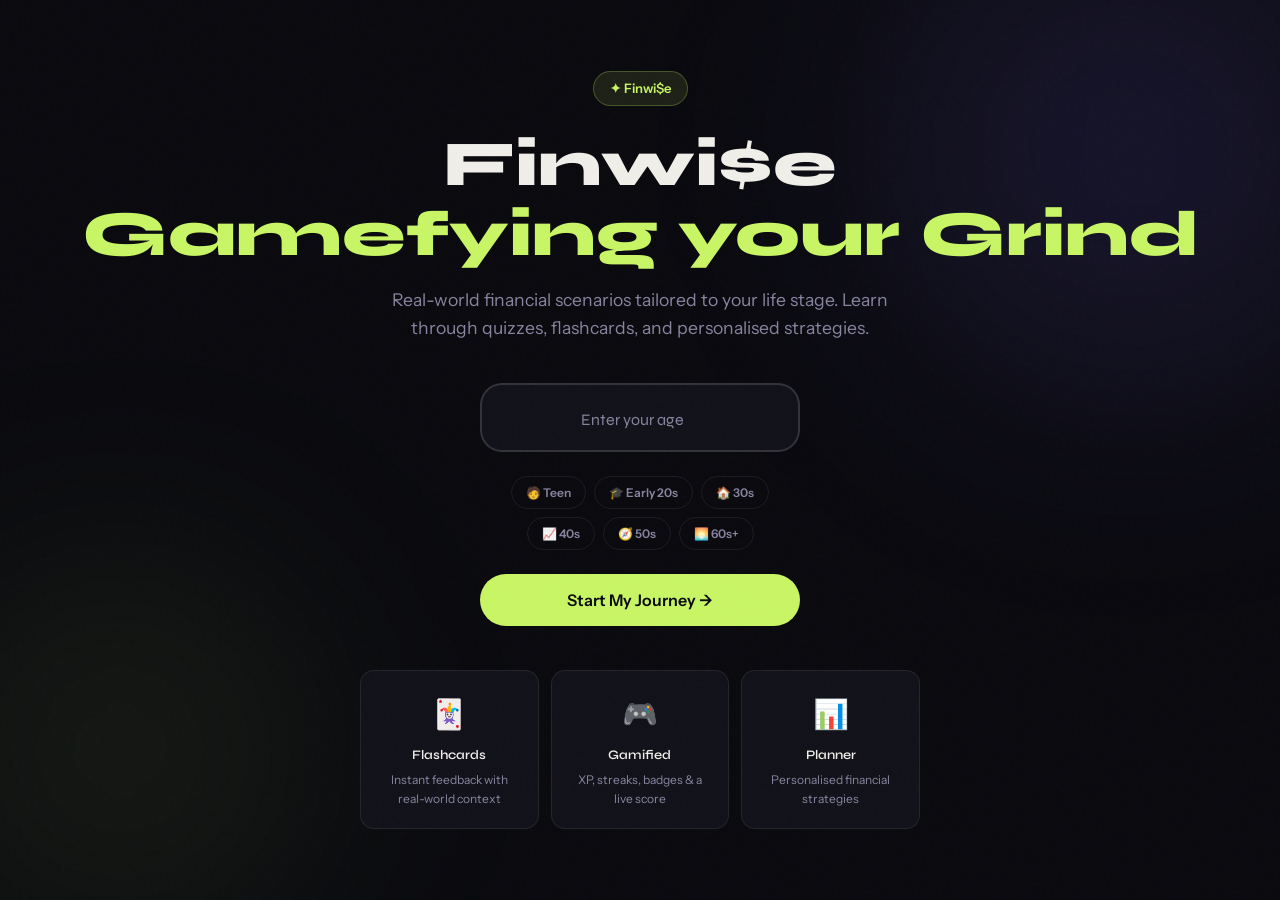
<file: index.html>
<!DOCTYPE html>
<html lang="en">

<head>
    <meta charset="UTF-8" />
    <meta name="viewport" content="width=device-width, initial-scale=1.0" />
    <title>Finwise — Financial Life Simulator</title>
    <link
        href="https://fonts.googleapis.com/css2?family=Syne:wght@400;600;700;800&family=Instrument+Sans:wght@400;500;600&display=swap"
        rel="stylesheet" />
    <style>
        :root {
            --bg: #0a0a0f;
            --surface: #12121a;
            --surface2: #1a1a26;
            --border: rgba(255, 255, 255, 0.08);
            --border2: rgba(255, 255, 255, 0.14);
            --text: #f0eee8;
            --muted: #8884a0;
            --accent: #c8f565;
            --accent2: #7c6af5;
            --accent3: #f5a623;
            --accent4: #f56565;
            --green: #4ade80;
            --red: #f87171;
            --gold: #fbbf24;
            --font-head: 'Syne', sans-serif;
            --font-body: 'Instrument Sans', sans-serif;
            --r: 14px;
            --r2: 22px;
        }

        *,
        *::before,
        *::after {
            box-sizing: border-box;
            margin: 0;
            padding: 0;
        }

        html {
            scroll-behavior: smooth;
        }

        body {
            background: var(--bg);
            color: var(--text);
            font-family: var(--font-body);
            font-size: 16px;
            line-height: 1.6;
            min-height: 100vh;
            overflow-x: hidden;
        }

        /* ── NOISE OVERLAY ── */
        body::before {
            content: '';
            position: fixed;
            inset: 0;
            background-image: url("data:image/svg+xml,%3Csvg viewBox='0 0 256 256' xmlns='http://www.w3.org/2000/svg'%3E%3Cfilter id='noise'%3E%3CfeTurbulence type='fractalNoise' baseFrequency='0.9' numOctaves='4' stitchTiles='stitch'/%3E%3C/filter%3E%3Crect width='100%25' height='100%25' filter='url(%23noise)' opacity='0.03'/%3E%3C/svg%3E");
            pointer-events: none;
            z-index: 9999;
            opacity: 0.4;
        }

        /* ── GLOW ORBS ── */
        .orb {
            position: fixed;
            border-radius: 50%;
            filter: blur(120px);
            pointer-events: none;
            z-index: 0;
        }

        .orb-1 {
            width: 500px;
            height: 500px;
            background: rgba(124, 106, 245, 0.12);
            top: -100px;
            right: -100px;
        }

        .orb-2 {
            width: 400px;
            height: 400px;
            background: rgba(200, 245, 101, 0.07);
            bottom: -50px;
            left: -80px;
        }

        /* ── LAYOUT ── */
        #app {
            position: relative;
            z-index: 1;
        }

        .screen {
            display: none;
            min-height: 100vh;
        }

        .screen.active {
            display: flex;
            flex-direction: column;
        }

        .center-wrap {
            display: flex;
            flex-direction: column;
            align-items: center;
            justify-content: center;
            flex: 1;
            padding: 2rem 1rem;
        }

        /* ── TYPOGRAPHY ── */
        h1 {
            font-family: var(--font-head);
            font-size: clamp(2.4rem, 6vw, 4rem);
            font-weight: 800;
            line-height: 1.1;
        }

        h2 {
            font-family: var(--font-head);
            font-size: clamp(1.4rem, 3vw, 2rem);
            font-weight: 700;
        }

        h3 {
            font-family: var(--font-head);
            font-size: 1.2rem;
            font-weight: 600;
        }

        .label {
            font-size: 11px;
            font-weight: 600;
            letter-spacing: 0.12em;
            text-transform: uppercase;
            color: var(--muted);
        }

        /* ── CARDS ── */
        .card {
            background: var(--surface);
            border: 1px solid var(--border);
            border-radius: var(--r2);
            padding: 2rem;
        }

        .card-sm {
            padding: 1.25rem 1.5rem;
            border-radius: var(--r);
        }

        /* ── BUTTONS ── */
        .btn {
            display: inline-flex;
            align-items: center;
            gap: 8px;
            padding: 12px 28px;
            border-radius: 100px;
            font-family: var(--font-body);
            font-size: 15px;
            font-weight: 600;
            cursor: pointer;
            border: none;
            transition: all 0.2s;
            text-decoration: none;
        }

        .btn-primary {
            background: var(--accent);
            color: #0a0a0f;
        }

        .btn-primary:hover {
            background: #d4f97e;
            transform: translateY(-1px);
            box-shadow: 0 8px 30px rgba(200, 245, 101, 0.25);
        }

        .btn-secondary {
            background: transparent;
            color: var(--text);
            border: 1px solid var(--border2);
        }

        .btn-secondary:hover {
            background: var(--surface2);
            border-color: var(--border2);
        }

        .btn-ghost {
            background: transparent;
            color: var(--muted);
            font-size: 14px;
            padding: 8px 16px;
        }

        .btn-ghost:hover {
            color: var(--text);
        }

        .btn:disabled {
            opacity: 0.4;
            cursor: not-allowed;
            transform: none !important;
            box-shadow: none !important;
        }

        /* ── NAV ── */
        #nav {
            display: flex;
            align-items: center;
            justify-content: space-between;
            padding: 1.25rem 2rem;
            border-bottom: 1px solid var(--border);
            position: sticky;
            top: 0;
            background: rgba(10, 10, 15, 0.85);
            backdrop-filter: blur(12px);
            z-index: 100;
        }

        .nav-logo {
            font-family: var(--font-head);
            font-size: 1.3rem;
            font-weight: 800;
            color: var(--accent);
            letter-spacing: -0.02em;
        }

        .nav-tabs {
            display: flex;
            gap: 4px;
            background: var(--surface);
            border-radius: 100px;
            padding: 4px;
        }

        .nav-tab {
            padding: 7px 18px;
            border-radius: 100px;
            font-size: 13px;
            font-weight: 600;
            cursor: pointer;
            transition: all 0.2s;
            color: var(--muted);
            border: none;
            background: none;
        }

        .nav-tab.active {
            background: var(--surface2);
            color: var(--text);
        }

        .xp-badge {
            display: flex;
            align-items: center;
            gap: 8px;
            background: var(--surface);
            border: 1px solid var(--border);
            border-radius: 100px;
            padding: 6px 14px;
            font-size: 13px;
            font-weight: 600;
        }

        .xp-star {
            color: var(--gold);
            font-size: 14px;
        }

        /* ═══════════════════════════════
   SCREEN: WELCOME / AGE GATE
═══════════════════════════════ */
        #screen-welcome .hero-tag {
            display: inline-flex;
            align-items: center;
            gap: 8px;
            background: rgba(200, 245, 101, 0.1);
            border: 1px solid rgba(200, 245, 101, 0.25);
            border-radius: 100px;
            padding: 6px 16px;
            margin-bottom: 1.5rem;
            font-size: 13px;
            font-weight: 600;
            color: var(--accent);
        }

        #screen-welcome h1 span {
            color: var(--accent);
        }

        #screen-welcome .hero-sub {
            color: var(--muted);
            font-size: 1.1rem;
            max-width: 520px;
            text-align: center;
            margin: 1rem 0 2.5rem;
        }

        .age-input-wrap {
            position: relative;
            margin-bottom: 1rem;
        }

        .age-input-wrap input {
            width: 100%;
            padding: 18px 24px;
            font-size: 1.5rem;
            font-weight: 700;
            font-family: var(--font-head);
            text-align: center;
            background: var(--surface);
            border: 2px solid var(--border2);
            border-radius: var(--r2);
            color: var(--text);
            transition: border-color 0.2s;
            outline: none;
            appearance: textfield;
        }

        .age-input-wrap input:focus {
            border-color: var(--accent);
        }

        .age-input-wrap input::placeholder {
            color: var(--muted);
            font-weight: 400;
            font-size: 1rem;
        }

        .stage-pills {
            display: flex;
            flex-wrap: wrap;
            gap: 8px;
            justify-content: center;
            margin: 1.5rem 0;
        }

        .stage-pill {
            padding: 6px 14px;
            border-radius: 100px;
            font-size: 12px;
            font-weight: 600;
            border: 1px solid var(--border);
            color: var(--muted);
            background: transparent;
            transition: all 0.2s;
            cursor: default;
        }

        .stage-pill.active {
            background: rgba(124, 106, 245, 0.15);
            border-color: var(--accent2);
            color: var(--accent2);
        }

        .feature-row {
            display: grid;
            grid-template-columns: repeat(3, 1fr);
            gap: 12px;
            max-width: 560px;
            margin-top: 2rem;
        }

        .feature-card {
            background: var(--surface);
            border: 1px solid var(--border);
            border-radius: var(--r);
            padding: 1.25rem;
            text-align: center;
        }

        .feature-icon {
            font-size: 1.8rem;
            margin-bottom: 0.5rem;
        }

        .feature-card p {
            font-size: 12px;
            color: var(--muted);
        }

        /* ═══════════════════════════════
   SCREEN: QUIZ
═══════════════════════════════ */
        #screen-quiz {
            padding-bottom: 3rem;
        }

        .quiz-header {
            padding: 1.5rem 2rem;
            border-bottom: 1px solid var(--border);
            display: flex;
            align-items: center;
            justify-content: space-between;
            gap: 1rem;
            flex-wrap: wrap;
        }

        .stage-chip {
            display: inline-flex;
            align-items: center;
            gap: 6px;
            background: rgba(124, 106, 245, 0.12);
            border: 1px solid rgba(124, 106, 245, 0.25);
            border-radius: 100px;
            padding: 5px 14px;
            font-size: 12px;
            font-weight: 600;
            color: var(--accent2);
        }

        .quiz-meta {
            display: flex;
            align-items: center;
            gap: 1.5rem;
        }

        .streak-badge {
            display: flex;
            align-items: center;
            gap: 6px;
            font-size: 13px;
            font-weight: 600;
            color: var(--gold);
        }

        .score-live {
            display: flex;
            align-items: center;
            gap: 6px;
            font-size: 13px;
            font-weight: 600;
            color: var(--green);
        }

        /* Progress bar */
        .progress-track {
            height: 6px;
            background: var(--surface2);
            border-radius: 3px;
            overflow: hidden;
            margin: 0 2rem;
        }

        .progress-fill {
            height: 100%;
            background: linear-gradient(90deg, var(--accent2), var(--accent));
            border-radius: 3px;
            transition: width 0.5s cubic-bezier(0.4, 0, 0.2, 1);
        }

        .quiz-body {
            max-width: 760px;
            margin: 0 auto;
            padding: 2rem;
        }

        /* Question card */
        .q-card {
            position: relative;
            overflow: hidden;
        }

        .q-card::before {
            content: '';
            position: absolute;
            top: -60px;
            right: -60px;
            width: 200px;
            height: 200px;
            border-radius: 50%;
            background: radial-gradient(circle, rgba(124, 106, 245, 0.12), transparent 70%);
            pointer-events: none;
        }

        .q-num-label {
            color: var(--muted);
            font-size: 13px;
            margin-bottom: 0.75rem;
        }

        .q-text {
            font-family: var(--font-head);
            font-size: clamp(1.1rem, 2.5vw, 1.4rem);
            font-weight: 600;
            line-height: 1.4;
            margin-bottom: 2rem;
        }

        /* Choices */
        .choices-grid {
            display: flex;
            flex-direction: column;
            gap: 10px;
        }

        .choice-btn {
            width: 100%;
            text-align: left;
            padding: 16px 20px;
            background: var(--surface2);
            border: 1.5px solid var(--border);
            border-radius: var(--r);
            color: var(--text);
            font-family: var(--font-body);
            font-size: 15px;
            cursor: pointer;
            transition: all 0.2s;
            display: flex;
            align-items: flex-start;
            gap: 14px;
        }

        .choice-btn:hover:not(:disabled) {
            border-color: var(--accent2);
            background: rgba(124, 106, 245, 0.08);
            transform: translateX(3px);
        }

        .choice-letter {
            width: 28px;
            height: 28px;
            border-radius: 50%;
            background: var(--surface);
            border: 1px solid var(--border2);
            display: flex;
            align-items: center;
            justify-content: center;
            font-size: 12px;
            font-weight: 700;
            flex-shrink: 0;
            margin-top: 1px;
            transition: all 0.2s;
        }

        .choice-btn:hover:not(:disabled) .choice-letter {
            background: var(--accent2);
            color: #fff;
            border-color: var(--accent2);
        }

        .choice-btn.correct {
            border-color: var(--green);
            background: rgba(74, 222, 128, 0.08);
        }

        .choice-btn.correct .choice-letter {
            background: var(--green);
            color: #0a0a0f;
            border-color: var(--green);
        }

        .choice-btn.wrong {
            border-color: var(--red);
            background: rgba(248, 113, 113, 0.08);
        }

        .choice-btn.wrong .choice-letter {
            background: var(--red);
            color: #fff;
            border-color: var(--red);
        }

        .choice-btn.reveal-correct {
            border-color: var(--green);
            background: rgba(74, 222, 128, 0.05);
        }

        .choice-btn.reveal-correct .choice-letter {
            background: var(--green);
            color: #0a0a0f;
            border-color: var(--green);
        }

        .choice-btn:disabled {
            cursor: default;
        }

        /* ── FLASHCARD ── */
        .flashcard-wrap {
            margin-top: 1.5rem;
            perspective: 1000px;
        }

        .flashcard {
            border-radius: var(--r2);
            overflow: hidden;
            animation: cardSlideUp 0.4s cubic-bezier(0.34, 1.56, 0.64, 1);
        }

        @keyframes cardSlideUp {
            from {
                opacity: 0;
                transform: translateY(20px) scale(0.97);
            }

            to {
                opacity: 1;
                transform: translateY(0) scale(1);
            }
        }

        .flashcard.correct-card {
            background: linear-gradient(135deg, rgba(74, 222, 128, 0.12), rgba(74, 222, 128, 0.04));
            border: 1px solid rgba(74, 222, 128, 0.25);
        }

        .flashcard.wrong-card {
            background: linear-gradient(135deg, rgba(248, 113, 113, 0.12), rgba(248, 113, 113, 0.04));
            border: 1px solid rgba(248, 113, 113, 0.2);
        }

        .fc-top {
            display: flex;
            align-items: center;
            gap: 12px;
            padding: 1.25rem 1.5rem;
            border-bottom: 1px solid rgba(255, 255, 255, 0.06);
        }

        .fc-verdict-icon {
            font-size: 1.6rem;
        }

        .fc-verdict-text {
            font-family: var(--font-head);
            font-size: 1.1rem;
            font-weight: 700;
        }

        .fc-verdict-text.correct {
            color: var(--green);
        }

        .fc-verdict-text.wrong {
            color: var(--red);
        }

        .fc-points {
            margin-left: auto;
            font-size: 13px;
            font-weight: 700;
            color: var(--gold);
        }

        .fc-body {
            padding: 1.5rem;
        }

        .fc-section {
            margin-bottom: 1.25rem;
        }

        .fc-section-label {
            font-size: 10px;
            font-weight: 700;
            letter-spacing: 0.1em;
            text-transform: uppercase;
            color: var(--muted);
            margin-bottom: 0.4rem;
        }

        .fc-section-text {
            font-size: 14px;
            line-height: 1.65;
            color: var(--text);
        }

        .fc-tip-box {
            background: rgba(200, 245, 101, 0.07);
            border: 1px solid rgba(200, 245, 101, 0.15);
            border-radius: var(--r);
            padding: 1rem 1.25rem;
            display: flex;
            gap: 10px;
            align-items: flex-start;
        }

        .fc-tip-icon {
            font-size: 1rem;
            flex-shrink: 0;
            margin-top: 1px;
        }

        .fc-tip-text {
            font-size: 13px;
            color: var(--accent);
            line-height: 1.6;
        }

        /* Real-world connection */
        .fc-realworld {
            background: rgba(124, 106, 245, 0.08);
            border: 1px solid rgba(124, 106, 245, 0.18);
            border-radius: var(--r);
            padding: 1rem 1.25rem;
            margin-top: 1rem;
            display: flex;
            gap: 10px;
        }

        .fc-realworld-text {
            font-size: 13px;
            color: var(--muted);
            line-height: 1.6;
        }

        .fc-realworld-text strong {
            color: var(--accent2);
        }

        .quiz-next-row {
            display: flex;
            justify-content: space-between;
            align-items: center;
            margin-top: 1.5rem;
        }

        .combo-indicator {
            font-size: 13px;
            color: var(--gold);
            font-weight: 600;
        }

        /* ═══════════════════════════════
   SCREEN: RESULTS
═══════════════════════════════ */
        .results-wrap {
            max-width: 680px;
            width: 100%;
        }

        .score-ring-wrap {
            position: relative;
            width: 160px;
            height: 160px;
            margin: 0 auto 1.5rem;
        }

        .score-ring-wrap svg {
            transform: rotate(-90deg);
        }

        .score-ring-bg {
            fill: none;
            stroke: var(--surface2);
            stroke-width: 12;
        }

        .score-ring-fill {
            fill: none;
            stroke-width: 12;
            stroke-linecap: round;
            transition: stroke-dashoffset 1.2s cubic-bezier(0.4, 0, 0.2, 1);
        }

        .score-center {
            position: absolute;
            inset: 0;
            display: flex;
            flex-direction: column;
            align-items: center;
            justify-content: center;
        }

        .score-number {
            font-family: var(--font-head);
            font-size: 2.4rem;
            font-weight: 800;
        }

        .score-denom {
            font-size: 12px;
            color: var(--muted);
        }

        .badges-row {
            display: flex;
            flex-wrap: wrap;
            gap: 8px;
            justify-content: center;
            margin: 1rem 0;
        }

        .badge-chip {
            display: inline-flex;
            align-items: center;
            gap: 6px;
            padding: 6px 14px;
            border-radius: 100px;
            font-size: 12px;
            font-weight: 700;
            animation: badgePop 0.5s cubic-bezier(0.34, 1.56, 0.64, 1) both;
        }

        @keyframes badgePop {
            from {
                opacity: 0;
                transform: scale(0.5);
            }

            to {
                opacity: 1;
                transform: scale(1);
            }
        }

        .badge-gold {
            background: rgba(251, 191, 36, 0.15);
            border: 1px solid rgba(251, 191, 36, 0.4);
            color: var(--gold);
        }

        .badge-purple {
            background: rgba(124, 106, 245, 0.15);
            border: 1px solid rgba(124, 106, 245, 0.4);
            color: var(--accent2);
        }

        .badge-green {
            background: rgba(74, 222, 128, 0.12);
            border: 1px solid rgba(74, 222, 128, 0.35);
            color: var(--green);
        }

        .q-review-list {
            display: flex;
            flex-direction: column;
            gap: 10px;
            margin-top: 1.5rem;
        }

        .q-review-item {
            background: var(--surface);
            border: 1px solid var(--border);
            border-radius: var(--r);
            padding: 1rem 1.25rem;
            display: flex;
            align-items: flex-start;
            gap: 12px;
        }

        .q-review-icon {
            font-size: 1.1rem;
            flex-shrink: 0;
            margin-top: 2px;
        }

        .q-review-text {
            font-size: 13px;
            color: var(--muted);
        }

        .q-review-text strong {
            color: var(--text);
            display: block;
            margin-bottom: 3px;
        }

        /* ═══════════════════════════════
   SCREEN: PLANNER
═══════════════════════════════ */
        .planner-layout {
            max-width: 900px;
            margin: 0 auto;
            padding: 2rem;
            width: 100%;
        }

        .planner-hero {
            margin-bottom: 2rem;
        }

        .planner-hero h2 {
            margin-bottom: 0.4rem;
        }

        .planner-hero p {
            color: var(--muted);
        }

        /* Planner form */
        .form-grid {
            display: grid;
            grid-template-columns: 1fr 1fr;
            gap: 16px;
        }

        @media (max-width: 600px) {
            .form-grid {
                grid-template-columns: 1fr;
            }
        }

        .form-group {
            display: flex;
            flex-direction: column;
            gap: 6px;
        }

        .form-group label {
            font-size: 12px;
            font-weight: 600;
            color: var(--muted);
            letter-spacing: 0.05em;
        }

        .form-input {
            background: var(--surface);
            border: 1.5px solid var(--border);
            border-radius: var(--r);
            padding: 12px 16px;
            color: var(--text);
            font-family: var(--font-body);
            font-size: 15px;
            outline: none;
            transition: border-color 0.2s;
            appearance: none;
        }

        .form-input:focus {
            border-color: var(--accent2);
        }

        .form-input::placeholder {
            color: var(--muted);
        }

        .form-group.full {
            grid-column: 1 / -1;
        }

        textarea.form-input {
            resize: vertical;
            min-height: 80px;
        }

        /* Planner results */
        .plan-results {
            margin-top: 2.5rem;
        }

        .health-meter {
            background: var(--surface);
            border: 1px solid var(--border);
            border-radius: var(--r2);
            padding: 2rem;
            margin-bottom: 1.5rem;
            text-align: center;
        }

        .health-score-big {
            font-family: var(--font-head);
            font-size: 4rem;
            font-weight: 800;
            line-height: 1;
        }

        .health-bar-track {
            height: 10px;
            background: var(--surface2);
            border-radius: 5px;
            margin: 1rem auto;
            max-width: 400px;
            overflow: hidden;
        }

        .health-bar-fill {
            height: 100%;
            border-radius: 5px;
            background: linear-gradient(90deg, var(--red), var(--gold), var(--green));
            transition: width 1.2s cubic-bezier(0.4, 0, 0.2, 1);
        }

        .stats-grid {
            display: grid;
            grid-template-columns: repeat(3, 1fr);
            gap: 12px;
            margin-bottom: 1.5rem;
        }

        @media (max-width: 600px) {
            .stats-grid {
                grid-template-columns: repeat(2, 1fr);
            }
        }

        .stat-card {
            background: var(--surface);
            border: 1px solid var(--border);
            border-radius: var(--r);
            padding: 1.25rem;
            text-align: center;
        }

        .stat-value {
            font-family: var(--font-head);
            font-size: 1.5rem;
            font-weight: 700;
            margin-bottom: 4px;
        }

        .stat-label {
            font-size: 11px;
            color: var(--muted);
            text-transform: uppercase;
            letter-spacing: 0.08em;
        }

        .stat-card.positive .stat-value {
            color: var(--green);
        }

        .stat-card.negative .stat-value {
            color: var(--red);
        }

        .stat-card.neutral .stat-value {
            color: var(--accent3);
        }

        /* Strategy cards */
        .strategy-list {
            display: flex;
            flex-direction: column;
            gap: 14px;
        }

        .strategy-card {
            background: var(--surface);
            border: 1px solid var(--border);
            border-radius: var(--r2);
            overflow: hidden;
            transition: border-color 0.2s;
        }

        .strategy-card:hover {
            border-color: var(--border2);
        }

        .strategy-header {
            display: flex;
            align-items: center;
            gap: 14px;
            padding: 1.25rem 1.5rem;
            cursor: pointer;
            border-bottom: 1px solid transparent;
            transition: border-color 0.2s;
        }

        .strategy-card.expanded .strategy-header {
            border-bottom-color: var(--border);
        }

        .strategy-icon {
            width: 44px;
            height: 44px;
            border-radius: 12px;
            display: flex;
            align-items: center;
            justify-content: center;
            font-size: 1.3rem;
            flex-shrink: 0;
        }

        .strategy-icon.green {
            background: rgba(74, 222, 128, 0.12);
        }

        .strategy-icon.purple {
            background: rgba(124, 106, 245, 0.12);
        }

        .strategy-icon.gold {
            background: rgba(251, 191, 36, 0.1);
        }

        .strategy-icon.red {
            background: rgba(248, 113, 113, 0.1);
        }

        .strategy-icon.blue {
            background: rgba(96, 165, 250, 0.1);
        }

        .strategy-title {
            font-family: var(--font-head);
            font-size: 1rem;
            font-weight: 600;
            flex: 1;
        }

        .strategy-priority {
            font-size: 11px;
            font-weight: 700;
            padding: 3px 10px;
            border-radius: 100px;
            text-transform: uppercase;
            letter-spacing: 0.08em;
        }

        .priority-high {
            background: rgba(248, 113, 113, 0.12);
            color: var(--red);
            border: 1px solid rgba(248, 113, 113, 0.25);
        }

        .priority-medium {
            background: rgba(251, 191, 36, 0.1);
            color: var(--gold);
            border: 1px solid rgba(251, 191, 36, 0.25);
        }

        .priority-low {
            background: rgba(74, 222, 128, 0.1);
            color: var(--green);
            border: 1px solid rgba(74, 222, 128, 0.25);
        }

        .strategy-chevron {
            color: var(--muted);
            transition: transform 0.3s;
            font-size: 14px;
        }

        .strategy-card.expanded .strategy-chevron {
            transform: rotate(180deg);
        }

        .strategy-body {
            padding: 1.5rem;
            display: none;
        }

        .strategy-card.expanded .strategy-body {
            display: block;
        }

        .strategy-desc {
            color: var(--muted);
            font-size: 14px;
            line-height: 1.7;
            margin-bottom: 1.25rem;
        }

        .action-items {
            display: flex;
            flex-direction: column;
            gap: 8px;
        }

        .action-item {
            display: flex;
            align-items: flex-start;
            gap: 10px;
            background: var(--surface2);
            border-radius: var(--r);
            padding: 10px 14px;
        }

        .action-num {
            width: 22px;
            height: 22px;
            border-radius: 50%;
            background: rgba(124, 106, 245, 0.2);
            border: 1px solid rgba(124, 106, 245, 0.35);
            color: var(--accent2);
            font-size: 11px;
            font-weight: 700;
            display: flex;
            align-items: center;
            justify-content: center;
            flex-shrink: 0;
        }

        .action-text {
            font-size: 13px;
            color: var(--text);
            line-height: 1.5;
        }

        /* Timeline */
        .timeline-section {
            margin-top: 2rem;
        }

        .timeline {
            position: relative;
            padding-left: 2rem;
        }

        .timeline::before {
            content: '';
            position: absolute;
            left: 0;
            top: 0;
            bottom: 0;
            width: 2px;
            background: linear-gradient(to bottom, var(--accent2), var(--accent));
            border-radius: 1px;
        }

        .timeline-item {
            position: relative;
            margin-bottom: 1.5rem;
        }

        .timeline-dot {
            position: absolute;
            left: -2rem;
            top: 4px;
            width: 14px;
            height: 14px;
            border-radius: 50%;
            background: var(--accent2);
            border: 2px solid var(--bg);
            margin-left: -6px;
        }

        .timeline-period {
            font-size: 11px;
            font-weight: 700;
            color: var(--accent2);
            text-transform: uppercase;
            letter-spacing: 0.1em;
            margin-bottom: 4px;
        }

        .timeline-content {
            background: var(--surface);
            border: 1px solid var(--border);
            border-radius: var(--r);
            padding: 1rem 1.25rem;
        }

        .timeline-content h4 {
            font-size: 14px;
            font-weight: 600;
            margin-bottom: 4px;
        }

        .timeline-content p {
            font-size: 13px;
            color: var(--muted);
        }

        /* Emergency fund gauge */
        .gauge-wrap {
            text-align: center;
            margin: 1rem 0;
        }

        .gauge-svg {
            overflow: visible;
        }

        .gauge-label {
            font-family: var(--font-head);
            font-size: 1.8rem;
            font-weight: 700;
        }

        .gauge-sublabel {
            font-size: 12px;
            fill: var(--muted);
        }

        /* ── LOADING ── */
        .loading-screen {
            display: flex;
            flex-direction: column;
            align-items: center;
            justify-content: center;
            flex: 1;
            gap: 1rem;
        }

        .spinner {
            width: 48px;
            height: 48px;
            border: 3px solid var(--surface2);
            border-top-color: var(--accent);
            border-radius: 50%;
            animation: spin 0.8s linear infinite;
        }

        @keyframes spin {
            to {
                transform: rotate(360deg);
            }
        }

        .loading-text {
            color: var(--muted);
            font-size: 14px;
        }

        .loading-dots span {
            display: inline-block;
            width: 6px;
            height: 6px;
            border-radius: 50%;
            background: var(--muted);
            margin: 0 2px;
            animation: dotBounce 1.2s infinite;
        }

        .loading-dots span:nth-child(2) {
            animation-delay: 0.2s;
        }

        .loading-dots span:nth-child(3) {
            animation-delay: 0.4s;
        }

        @keyframes dotBounce {

            0%,
            80%,
            100% {
                transform: scale(1);
                opacity: 0.5
            }

            40% {
                transform: scale(1.4);
                opacity: 1
            }
        }

        /* ── TOAST ── */
        #toast {
            position: fixed;
            bottom: 2rem;
            right: 2rem;
            z-index: 9998;
            background: var(--surface);
            border: 1px solid var(--border2);
            border-radius: var(--r);
            padding: 12px 20px;
            font-size: 14px;
            font-weight: 500;
            transform: translateY(100px);
            opacity: 0;
            transition: all 0.3s cubic-bezier(0.34, 1.56, 0.64, 1);
            max-width: 320px;
        }

        #toast.show {
            transform: translateY(0);
            opacity: 1;
        }

        /* ── XP POPUP ── */
        .xp-popup {
            position: fixed;
            bottom: 5rem;
            right: 2rem;
            z-index: 9997;
            font-family: var(--font-head);
            font-size: 1.5rem;
            font-weight: 800;
            color: var(--gold);
            pointer-events: none;
            animation: xpFloat 1.5s ease-out forwards;
        }

        @keyframes xpFloat {
            0% {
                opacity: 1;
                transform: translateY(0);
            }

            100% {
                opacity: 0;
                transform: translateY(-60px);
            }
        }

        /* ── RESPONSIVE ── */
        @media (max-width: 640px) {
            .quiz-header {
                padding: 1rem;
            }

            .quiz-body {
                padding: 1rem;
            }

            .form-grid {
                grid-template-columns: 1fr;
            }

            .stats-grid {
                grid-template-columns: 1fr 1fr;
            }

            .feature-row {
                grid-template-columns: 1fr;
            }

            #nav {
                padding: 1rem;
            }

            .nav-tabs {
                display: none;
            }
        }
    </style>
</head>

<body>
    <div class="orb orb-1"></div>
    <div class="orb orb-2"></div>
    <div id="toast"></div>

    <div id="app">

        <!-- ════════════════ NAV ════════════════ -->
        <nav id="nav" style="display:none">
            <div class="nav-logo">✦ Finwise</div>
            <div class="nav-tabs">
                <button class="nav-tab active" onclick="switchTab('quiz')" id="tab-quiz">🎯 Quiz</button>
                <button class="nav-tab" onclick="switchTab('planner')" id="tab-planner">📊 Planner</button>
            </div>
            <div class="xp-badge">
                <span class="xp-star">★</span>
                <span id="xp-display">0</span> XP
            </div>
        </nav>

        <!-- ════════════════ WELCOME ════════════════ -->
        <div id="screen-welcome" class="screen active">
            <div class="center-wrap" style="text-align:center; padding: 3rem 1rem;">
                <div class="hero-tag">✦ Finwi$e</div>
                <h1>Finwi$e<br /><span>Gamefying your Grind</span></h1>
                <p class="hero-sub">Real-world financial scenarios tailored to your life stage. Learn through quizzes,
                    flashcards, and personalised strategies.</p>

                <div style="max-width:320px; width:100%">
                    <div class="age-input-wrap">
                        <input type="number" id="age-input" min="13" max="90" placeholder="Enter your age"
                            oninput="updateStagePills(this.value)" onkeydown="if(event.key==='Enter') beginJourney()" />
                    </div>
                    <div class="stage-pills" id="stage-pills">
                        <div class="stage-pill" data-min="13" data-max="17">🧑 Teen</div>
                        <div class="stage-pill" data-min="18" data-max="24">🎓 Early 20s</div>
                        <div class="stage-pill" data-min="25" data-max="34">🏠 30s</div>
                        <div class="stage-pill" data-min="35" data-max="49">📈 40s</div>
                        <div class="stage-pill" data-min="50" data-max="64">🧭 50s</div>
                        <div class="stage-pill" data-min="65" data-max="90">🌅 60s+</div>
                    </div>
                    <button class="btn btn-primary"
                        style="width:100%; justify-content:center; font-size:1rem; padding:16px;"
                        onclick="beginJourney()" id="start-btn">
                        Start My Journey →
                    </button>
                    <p style="font-size:12px; color:var(--muted); margin-top:0.75rem;" id="age-err"></p>
                </div>

                <div class="feature-row">
                    <div class="feature-card">
                        <div class="feature-icon">🃏</div>
                        <h3 style="font-size:13px; margin-bottom:4px;">Flashcards</h3>
                        <p>Instant feedback with real-world context</p>
                    </div>
                    <div class="feature-card">
                        <div class="feature-icon">🎮</div>
                        <h3 style="font-size:13px; margin-bottom:4px;">Gamified</h3>
                        <p>XP, streaks, badges & a live score</p>
                    </div>
                    <div class="feature-card">
                        <div class="feature-icon">📊</div>
                        <h3 style="font-size:13px; margin-bottom:4px;">Planner</h3>
                        <p>Personalised financial strategies</p>
                    </div>
                </div>
            </div>
        </div>

        <!-- ════════════════ QUIZ ════════════════ -->
        <div id="screen-quiz" class="screen">
            <div id="quiz-loading" class="loading-screen">
                <div class="spinner"></div>
                <div class="loading-text">Crafting your personalised quiz<span
                        class="loading-dots"><span></span><span></span><span></span></span></div>
                <p style="font-size:13px; color:var(--muted); max-width:280px; text-align:center;">Generating
                    age-realistic scenarios just for you</p>
            </div>
            <div id="quiz-content" style="display:none; flex-direction:column; flex:1;">
                <div class="quiz-header">
                    <div class="stage-chip" id="q-stage-chip">🎯 Quiz</div>
                    <div class="quiz-meta">
                        <div class="streak-badge" id="streak-badge" style="display:none">🔥 <span
                                id="streak-count">0</span> streak</div>
                        <div class="score-live">✓ <span id="live-score">0</span>/<span id="live-total">5</span></div>
                    </div>
                </div>
                <div class="progress-track" style="margin-top:1px;">
                    <div class="progress-fill" id="q-progress" style="width:0%"></div>
                </div>
                <div class="quiz-body">
                    <div class="card q-card" id="q-card">
                        <div class="q-num-label" id="q-num-label">Question 1 of 5</div>
                        <div class="q-text" id="q-text">Loading...</div>
                        <div class="choices-grid" id="choices-grid"></div>
                        <div id="flashcard-area"></div>
                        <div class="quiz-next-row" id="next-row" style="display:none;">
                            <div class="combo-indicator" id="combo-msg"></div>
                            <button class="btn btn-primary" id="next-btn" onclick="nextQuestion()">Next Question
                                →</button>
                        </div>
                    </div>
                </div>
            </div>
        </div>

        <!-- ════════════════ RESULTS ════════════════ -->
        <div id="screen-results" class="screen">
            <div class="center-wrap">
                <div class="results-wrap">
                    <h2 style="text-align:center; margin-bottom:0.3rem">Quiz Complete! 🎉</h2>
                    <p style="text-align:center; color:var(--muted); margin-bottom:2rem;" id="results-stage-label"></p>

                    <div class="score-ring-wrap">
                        <svg viewBox="0 0 160 160" width="160" height="160">
                            <circle class="score-ring-bg" cx="80" cy="80" r="66" />
                            <circle class="score-ring-fill" id="score-ring" cx="80" cy="80" r="66"
                                stroke-dasharray="414.7" stroke-dashoffset="414.7" />
                        </svg>
                        <div class="score-center">
                            <div class="score-number" id="results-score-num">0</div>
                            <div class="score-denom" id="results-score-denom">/ 5</div>
                        </div>
                    </div>

                    <p style="text-align:center; color:var(--muted); margin-bottom:1rem;" id="results-message"></p>

                    <div class="badges-row" id="results-badges"></div>

                    <div class="q-review-list" id="q-review-list"></div>

                    <div style="display:flex; gap:12px; justify-content:center; margin-top:2rem; flex-wrap:wrap;">
                        <button class="btn btn-primary" onclick="retryQuiz()">Try Again</button>
                        <button class="btn btn-secondary" onclick="switchTab('planner')">Open Planner →</button>
                    </div>
                </div>
            </div>
        </div>

        <!-- ════════════════ PLANNER ════════════════ -->
        <div id="screen-planner" class="screen" style="display:none;">
            <div class="planner-layout">
                <div class="planner-hero">
                    <div class="label" style="margin-bottom:8px;">💡 Financial Planner</div>
                    <h2>Your Personal Money Roadmap</h2>
                    <p>Fill in your financial snapshot and get a detailed, interactive strategy tailored to your
                        situation.</p>
                </div>

                <div class="card" style="margin-bottom:2rem;">
                    <div class="form-grid">
                        <div class="form-group">
                            <label>Monthly Income ($)</label>
                            <input class="form-input" type="number" id="p-income" placeholder="e.g. 5500" min="0" />
                        </div>
                        <div class="form-group">
                            <label>Monthly Expenses ($)</label>
                            <input class="form-input" type="number" id="p-expenses" placeholder="e.g. 3800" min="0" />
                        </div>
                        <div class="form-group">
                            <label>Current Savings ($)</label>
                            <input class="form-input" type="number" id="p-savings" placeholder="e.g. 8000" min="0" />
                        </div>
                        <div class="form-group">
                            <label>Total Loan Amount ($)</label>
                            <input class="form-input" type="number" id="p-loans" placeholder="e.g. 12000" min="0" />
                        </div>
                        <div class="form-group">
                            <label>Credit Score (optional)</label>
                            <input class="form-input" type="number" id="p-credit" placeholder="300–850" min="300"
                                max="850" />
                        </div>
                        <div class="form-group">
                            <label>Number of Active Loans</label>
                            <input class="form-input" type="number" id="p-num-loans" placeholder="e.g. 2" min="0" />
                        </div>
                        <div class="form-group full">
                            <label>Your Financial Goals</label>
                            <textarea class="form-input" id="p-goals"
                                placeholder="e.g. Buy a house in 3 years, pay off student loan, build $50k emergency fund..."></textarea>
                        </div>
                    </div>
                    <div style="margin-top:1.5rem; display:flex; gap:12px; align-items:center; flex-wrap:wrap;">
                        <button class="btn btn-primary" onclick="runPlanner()" id="plan-btn">Generate My Plan ✦</button>
                        <p style="font-size:13px; color:var(--muted);" id="plan-err"></p>
                    </div>
                </div>

                <!-- Planner Results -->
                <div id="plan-results" style="display:none;">

                    <!-- Health Score -->
                    <div class="health-meter">
                        <div class="label" style="margin-bottom:8px;">Financial Health Score</div>
                        <div class="health-score-big" id="plan-score">–</div>
                        <div class="health-bar-track">
                            <div class="health-bar-fill" id="plan-bar" style="width:0%"></div>
                        </div>
                        <p style="color:var(--muted); font-size:14px;" id="plan-score-label"></p>
                        <div class="badges-row" id="plan-badges" style="margin-top:1rem;"></div>
                    </div>

                    <!-- Key Stats -->
                    <div class="stats-grid">
                        <div class="stat-card" id="stat-surplus">
                            <div class="stat-value" id="sv-surplus">–</div>
                            <div class="stat-label">Monthly Surplus</div>
                        </div>
                        <div class="stat-card" id="stat-ef">
                            <div class="stat-value" id="sv-ef">–</div>
                            <div class="stat-label">Emergency Fund Months</div>
                        </div>
                        <div class="stat-card" id="stat-debt">
                            <div class="stat-value" id="sv-debt">–</div>
                            <div class="stat-label">Debt-to-Income Ratio</div>
                        </div>
                    </div>

                    <!-- Emergency Fund Gauge -->
                    <div class="card" style="margin-bottom:1.5rem;">
                        <h3 style="margin-bottom:0.25rem;">🛡️ Emergency Fund Status</h3>
                        <p id="ef-advice" style="color:var(--muted); font-size:14px; margin-bottom:1.25rem;"></p>
                        <div class="gauge-wrap">
                            <svg class="gauge-svg" viewBox="0 0 260 150" width="260" height="150">
                                <path d="M 20 130 A 110 110 0 0 1 240 130" fill="none" stroke="#1a1a26"
                                    stroke-width="18" stroke-linecap="round" />
                                <path d="M 20 130 A 110 110 0 0 1 240 130" fill="none" stroke="url(#gaugeGrad)"
                                    stroke-width="18" stroke-linecap="round" stroke-dasharray="345.6" id="gauge-fill"
                                    stroke-dashoffset="345.6" />
                                <defs>
                                    <linearGradient id="gaugeGrad" x1="0%" y1="0%" x2="100%" y2="0%">
                                        <stop offset="0%" stop-color="#f87171" />
                                        <stop offset="50%" stop-color="#fbbf24" />
                                        <stop offset="100%" stop-color="#4ade80" />
                                    </linearGradient>
                                </defs>
                                <text x="130" y="120" text-anchor="middle" class="gauge-label" fill="#f0eee8"
                                    font-family="Syne,sans-serif" font-weight="800" font-size="28"
                                    id="gauge-text">0</text>
                                <text x="130" y="142" text-anchor="middle" class="gauge-sublabel" fill="#8884a0"
                                    font-family="Instrument Sans,sans-serif" font-size="12" id="gauge-sub">months</text>
                                <text x="20" y="148" text-anchor="middle" fill="#8884a0"
                                    font-family="Instrument Sans,sans-serif" font-size="10">0</text>
                                <text x="240" y="148" text-anchor="middle" fill="#8884a0"
                                    font-family="Instrument Sans,sans-serif" font-size="10">6+</text>
                            </svg>
                        </div>
                    </div>

                    <!-- Strategies -->
                    <h3 style="margin-bottom:1rem;">📋 Your Action Plan</h3>
                    <div class="strategy-list" id="strategy-list"></div>

                    <!-- Timeline -->
                    <div class="timeline-section">
                        <h3 style="margin-bottom:1rem; margin-top:2rem;">🗓️ 12-Month Roadmap</h3>
                        <div class="timeline" id="plan-timeline"></div>
                    </div>
                </div>
            </div>
        </div>

    </div><!-- #app -->

    <script>
        // ═══════════════════════════════════════════
        // STATE
        // ═══════════════════════════════════════════
        let userAge = 0;
        let sessionId = null;
        let questions = [];
        let currentQ = 0;
        let score = 0;
        let streak = 0;
        let maxStreak = 0;
        let xp = 0;
        let answered = false;
        let quizHistory = [];
        let usedQuestionTexts = new Set();

        // ═══════════════════════════════════════════
        // LIFE STAGE
        // ═══════════════════════════════════════════
        const STAGES = [
            [13, 17, "Teen (under 18)", "first jobs, pocket money budgeting, saving for goals, understanding bank accounts"],
            [18, 24, "Early 20s", "student loans, first salary, renting, HECS debt, building an emergency fund, superannuation basics"],
            [25, 34, "Late 20s & 30s", "career growth, buying a first home, investing in ETFs, starting a family, income protection"],
            [35, 49, "40s", "wealth building, children's education funds, reviewing super, mortgage strategy, insurance planning"],
            [50, 64, "50s–early 60s", "pre-retirement planning, salary sacrifice, downsizing, aged care considerations, estate planning"],
            [65, 90, "Retirement", "drawing down super, aged care, Centrelink pension, estate planning, fixed income investing"],
        ];

        function getLifeStage(age) {
            return STAGES.find(([min, max]) => age >= min && age <= max) || STAGES[2];
        }

        function updateStagePills(val) {
            const age = parseInt(val);
            document.querySelectorAll('.stage-pill').forEach(p => {
                const min = parseInt(p.dataset.min), max = parseInt(p.dataset.max);
                p.classList.toggle('active', !isNaN(age) && age >= min && age <= max);
            });
            document.getElementById('age-err').textContent = '';
        }

        // ═══════════════════════════════════════════
        // NAV / TABS
        // ═══════════════════════════════════════════
        function switchTab(tab) {
            document.querySelectorAll('.nav-tab').forEach(t => t.classList.remove('active'));
            document.getElementById('tab-' + tab).classList.add('active');

            if (tab === 'quiz') {
                if (questions.length > 0 && currentQ < questions.length) showScreen('screen-quiz');
                else if (questions.length > 0) showScreen('screen-results');
                else showScreen('screen-welcome');
            } else {
                showScreen('screen-planner');
                document.getElementById('screen-planner').style.display = 'flex';
            }
        }

        function showScreen(id) {
            ['screen-welcome', 'screen-quiz', 'screen-results', 'screen-planner'].forEach(s => {
                const el = document.getElementById(s);
                el.classList.remove('active');
                el.style.display = 'none';
            });
            const target = document.getElementById(id);
            target.style.display = 'flex';
            target.classList.add('active');
            window.scrollTo(0, 0);
        }

        // ═══════════════════════════════════════════
        // XP & TOAST
        // ═══════════════════════════════════════════
        function addXP(amount) {
            xp += amount;
            document.getElementById('xp-display').textContent = xp;
            const popup = document.createElement('div');
            popup.className = 'xp-popup';
            popup.textContent = '+' + amount + ' XP';
            document.body.appendChild(popup);
            setTimeout(() => popup.remove(), 1600);
        }

        function showToast(msg) {
            const t = document.getElementById('toast');
            t.textContent = msg;
            t.classList.add('show');
            setTimeout(() => t.classList.remove('show'), 2800);
        }

        // ═══════════════════════════════════════════
        // BEGIN JOURNEY
        // ═══════════════════════════════════════════
        async function beginJourney() {
            const val = parseInt(document.getElementById('age-input').value);
            const err = document.getElementById('age-err');
            if (!val || val < 13 || val > 90) {
                err.textContent = '⚠ Please enter an age between 13 and 90.';
                return;
            }
            userAge = val;
            document.getElementById('nav').style.display = 'flex';
            showScreen('screen-quiz');
            document.getElementById('quiz-loading').style.display = 'flex';
            document.getElementById('quiz-content').style.display = 'none';
            await loadQuestions();
        }

        // ═══════════════════════════════════════════
        // LOAD QUESTIONS FROM GEMINI
        // ═══════════════════════════════════════════
        async function loadQuestions() {
            const [, , stage, desc] = getLifeStage(userAge);
            const avoidList = usedQuestionTexts.size > 0
                ? `\nIMPORTANT: Do NOT repeat or closely resemble any of these already-used topics: ${[...usedQuestionTexts].join('; ')}`
                : '';

            const prompt = `You are a financial literacy quiz engine for a ${userAge}-year-old Australian. Life stage: "${stage}" (${desc}).${avoidList}

Generate exactly 5 completely different, non-repeating multiple-choice questions about realistic financial decisions for this exact age and life situation.

Each question must cover a DIFFERENT topic (e.g. budgeting, super, tax, debt, investing, insurance, property, emergency funds, salary negotiation, etc.)

Rules:
- Questions must feel like real dilemmas this person would face RIGHT NOW
- 4 choices each (A–D), only 1 correct
- Include a real-world explanation (2-3 sentences), a pro tip, and a 1-sentence "real world connection" showing where this knowledge applies in everyday life

Respond ONLY with valid JSON, no markdown fences:
{"questions":[{"question":"...","choices":["A. ...","B. ...","C. ...","D. ..."],"correct_index":0,"explanation":"...","tip":"...","real_world":"...","topic":"..."}]}`;

            try {
                const res = await fetch('/api/quiz/raw', {
                    method: 'POST',
                    headers: { 'Content-Type': 'application/json' },
                    body: JSON.stringify({ age: userAge, stage, desc, avoid: [...usedQuestionTexts], prompt })
                });

                // Fallback: call Gemini via backend or use embedded demo questions
                let data;
                if (res.ok) {
                    data = await res.json();
                    questions = data.questions;
                } else {
                    questions = getDemoQuestions(userAge);
                }
            } catch {
                questions = getDemoQuestions(userAge);
            }

            questions.forEach(q => usedQuestionTexts.add(q.topic || q.question.slice(0, 40)));
            currentQ = 0; score = 0; streak = 0; answered = false; quizHistory = [];
            document.getElementById('live-total').textContent = questions.length;
            document.getElementById('q-stage-chip').textContent = '🎯 ' + getLifeStage(userAge)[2];
            document.getElementById('quiz-loading').style.display = 'none';
            document.getElementById('quiz-content').style.display = 'flex';
            renderQuestion();
        }

        // ═══════════════════════════════════════════
        // DEMO QUESTIONS (age-adaptive fallback)
        // ═══════════════════════════════════════════
        function getDemoQuestions(age) {
            const [, , stage] = getLifeStage(age);
            const banks = [
                {
                    question: age < 25
                        ? "You just got your first pay cheque of $3,200. After rent and food, you have $800 left. What's the smartest first move?"
                        : age < 40
                            ? "You receive a $5,000 end-of-year bonus. You have $2,000 in credit card debt at 19% interest. What should you do first?"
                            : "You're 45 and reviewing your superannuation. Your balance is $120,000. The recommended balance for your age is $200,000. What's the best strategy?",
                    choices: age < 25
                        ? ["A. Spend it — you deserve a treat after working hard", "B. Put it all into a high-yield savings account immediately", "C. Split it: 50% savings, 30% invest, 20% fun", "D. Lend it to a friend who needs it more"]
                        : age < 40
                            ? ["A. Invest the entire bonus in crypto for fast returns", "B. Pay off the credit card debt first, then save the rest", "C. Keep the cash in your transaction account", "D. Buy new furniture to improve your home office"]
                            : ["A. Ignore it — super takes care of itself", "B. Switch to a higher-growth investment option and increase contributions", "C. Withdraw super early to invest in property", "D. Close the account and open a new one with a different fund"],
                    correct_index: age < 25 ? 2 : 1,
                    explanation: age < 25
                        ? "The 50/30/20 rule adapted here gives you progress on savings and investments while rewarding yourself sustainably. Putting everything in savings is safer but misses compound investment growth early on."
                        : age < 40
                            ? "High-interest debt (19%) costs more than almost any investment can earn. Eliminating it first is mathematically optimal and reduces financial stress."
                            : "At 45, increasing your super contributions and switching to growth assets gives your balance ~20 more years to compound. Early withdrawal attracts heavy tax penalties.",
                    tip: age < 25
                        ? "Pro tip: Automate your savings split the day after payday so it happens before you can spend it."
                        : age < 40
                            ? "Pro tip: After clearing the card, redirect that monthly payment into an index fund."
                            : "Pro tip: Even an extra $100/month in salary sacrifice can add $40,000+ to your super by retirement.",
                    real_world: "This exact scenario plays out for millions of Australians every payday.",
                    topic: "budgeting basics"
                },
                {
                    question: age < 25
                        ? "Your employer mentions 'superannuation' during onboarding. You're 20. Why does it matter NOW?"
                        : age < 40
                            ? "You want to buy your first home. A bank offers you a loan at 80% LVR (Loan-to-Value Ratio). What does this mean?"
                            : "You're 50 and your financial advisor mentions 'salary sacrificing into super'. What is the key benefit?",
                    choices: age < 25
                        ? ["A. It's a mandatory tax — ignore it", "B. Small contributions now compound massively over 45 years", "C. You can access it at age 40 if needed", "D. It's only important once you earn over $100k"]
                        : age < 40
                            ? ["A. The bank pays 80% of your deposit", "B. You need a 20% deposit; the bank lends the remaining 80%", "C. You will pay 80% of the home's value in interest", "D. You need to earn 80% of the property value annually"]
                            : ["A. You avoid income tax on contributions up to $27,500/year", "B. Your employer must match your contributions dollar-for-dollar", "C. You can access the extra funds at any time", "D. It reduces your super fees permanently"],
                    correct_index: age < 25 ? 1 : age < 40 ? 1 : 0,
                    explanation: age < 25
                        ? "$1 invested at 20 is worth ~$21 at retirement (at 7% growth). Starting now — even with small amounts — is the single most powerful financial move a young person can make."
                        : age < 40
                            ? "LVR (Loan-to-Value Ratio) is the loan amount as a percentage of the property value. At 80% LVR, you need a 20% deposit. Below 80%, you typically avoid paying Lenders Mortgage Insurance (LMI)."
                            : "Salary sacrifice reduces your taxable income. Contributions to super are taxed at 15% instead of your marginal rate (potentially 32–47%). This is one of the most tax-effective strategies available.",
                    tip: age < 25
                        ? "Pro tip: Even $50 extra per month into super from age 20 could add $150,000+ by age 65."
                        : age < 40
                            ? "Pro tip: Saving for a 20% deposit avoids LMI, which can cost $10,000–$30,000 on a typical mortgage."
                            : "Pro tip: The concessional contributions cap is $27,500/year including your employer's 11% — plan accordingly.",
                    real_world: age < 25
                        ? "Millions of young workers ignore super — those who start early retire with hundreds of thousands more."
                        : age < 40
                            ? "Understanding LVR is the difference between paying LMI and saving tens of thousands on your first home."
                            : "High-income earners in Australia can save tens of thousands in tax annually via salary sacrifice.",
                    topic: age < 25 ? "superannuation basics" : age < 40 ? "home loan LVR" : "salary sacrifice"
                },
                {
                    question: age < 25
                        ? "You're building your first budget. Which approach is most recommended for beginners?"
                        : age < 40
                            ? "Your emergency fund currently covers 1 month of expenses. Financial advisors recommend how many months?"
                            : "Your adult children ask for $20,000 to help with a house deposit. You have the savings. What's the most prudent response?",
                    choices: age < 25
                        ? ["A. Track every cent in a spreadsheet daily", "B. Spend freely and see what's left", "C. Use the 50/30/20 rule: 50% needs, 30% wants, 20% savings", "D. Save everything and spend nothing on fun"]
                        : age < 40
                            ? ["A. 1 month — one month is enough", "B. 3–6 months of essential expenses", "C. 12 months minimum", "D. Emergency funds aren't necessary if you have credit cards"]
                            : ["A. Gift the full $20,000 immediately — family comes first", "B. Decline completely — it's not your responsibility", "C. Discuss a formal loan with clear terms, or consider a smaller gift", "D. Withdraw from super to help them"],
                    correct_index: age < 25 ? 2 : age < 40 ? 1 : 2,
                    explanation: age < 25
                        ? "The 50/30/20 framework (popularised by Senator Elizabeth Warren) gives structure without being restrictive. It ensures you're covering needs, enjoying life, and building wealth simultaneously."
                        : age < 40
                            ? "3–6 months of essential expenses provides a buffer for job loss, medical emergencies, or unexpected repairs without resorting to high-interest debt. 1 month is too fragile; 12 months is often too conservative."
                            : "Gifting large sums without clear terms often creates family tension. A documented loan (even informal) or a partial gift preserves relationships and your retirement security.",
                    tip: age < 25
                        ? "Pro tip: Use a budgeting app like YNAB or Pocketbook to automate the 50/30/20 split."
                        : age < 40
                            ? "Pro tip: Keep your emergency fund in a high-yield savings account separate from your main account."
                            : "Pro tip: Consider the 'Bank of Mum and Dad' rules: document everything to protect both parties.",
                    real_world: age < 25
                        ? "The 50/30/20 rule is used by millions worldwide as the simplest path to financial stability."
                        : age < 40
                            ? "The #1 reason people go into debt is lack of an emergency fund — not overspending."
                            : "Family financial assistance is one of the most common causes of relationship breakdown in Australia.",
                    topic: age < 25 ? "budgeting rules" : age < 40 ? "emergency fund" : "family lending"
                },
                {
                    question: age < 25
                        ? "You're offered a credit card with a $3,000 limit. You pay the minimum each month. What's the real cost?"
                        : age < 40
                            ? "You're comparing two home loans: Loan A has 5.8% p.a. fixed for 3 years; Loan B has 5.4% variable. Which is riskier?"
                            : "At 55, you're considering accessing your super early under 'preservation age' rules. When can you legally do this?",
                    choices: age < 25
                        ? ["A. Just the interest shown on the statement", "B. Nothing extra — minimum payments are designed to clear the debt", "C. Years of compounding interest — a $1,000 purchase could cost $2,000+ over time", "D. A small annual fee only"]
                        : age < 40
                            ? ["A. Loan A — fixed rates can't change", "B. Loan B — variable rates can rise sharply if the RBA increases rates", "C. Both are equally risky", "D. Neither — both are government-guaranteed"]
                            : ["A. Any time after age 50", "B. At age 55 (transitioning to retirement — TTR)", "C. Only at age 65", "D. Only if you have less than $100,000 in super"],
                    correct_index: age < 25 ? 2 : age < 40 ? 1 : 1,
                    explanation: age < 25
                        ? "Credit card minimum payments are designed to maximise interest paid. A $3,000 balance at 20% interest with minimum payments can take 10+ years to repay and cost over $3,000 in interest alone."
                        : age < 40
                            ? "Variable rate loans move with the RBA cash rate. In 2022–23, Australian variable rates rose ~4% in 12 months, adding hundreds of dollars to monthly repayments. Fixed rates give certainty but less flexibility."
                            : "In Australia, the preservation age is 55–60 depending on birth year. A Transition to Retirement (TTR) strategy allows you to access super as a pension supplement while still working.",
                    tip: age < 25
                        ? "Pro tip: Always pay your credit card balance in full each month — it's a free 30-day loan if used correctly."
                        : age < 40
                            ? "Pro tip: Consider splitting your loan — part fixed, part variable — to hedge against rate movements."
                            : "Pro tip: A TTR strategy used between 55 and 60 can significantly reduce tax while building super.",
                    real_world: age < 25
                        ? "Credit card debt is the most expensive common debt in Australia — averaging 20% interest vs 6% for home loans."
                        : age < 40
                            ? "The RBA rate rises of 2022–23 increased average Australian mortgage repayments by over $1,200/month."
                            : "Transition to Retirement is one of the most underutilised strategies for Australians in their late 50s.",
                    topic: age < 25 ? "credit card interest" : age < 40 ? "fixed vs variable mortgage" : "superannuation access"
                },
                {
                    question: age < 25
                        ? "You get a $2,000 tax refund. You have no debt. What's the most wealth-building use of this money?"
                        : age < 40
                            ? "Your employer offers salary packaging (salary sacrifice). Which of these is usually a tax-effective benefit to package?"
                            : "You're 60 and weighing up whether to downsize your family home. What's the main financial benefit?",
                    choices: age < 25
                        ? ["A. Buy the latest smartphone and gaming console", "B. Hold it in a savings account earning 0.1%", "C. Invest in a diversified ETF (e.g. ASX 200 or global index fund)", "D. Give it to your parents for safekeeping"]
                        : age < 40
                            ? ["A. Luxury travel", "B. Superannuation contributions (up to $27,500 concessional cap)", "C. Personal clothing allowance", "D. Gym membership at a premium club"]
                            : ["A. You can buy a luxury apartment instead", "B. Unlock equity to boost super contributions under the downsizer contribution rules ($300k each)", "C. Avoid all capital gains tax permanently", "D. Qualify immediately for the full Age Pension"],
                    correct_index: age < 25 ? 2 : age < 40 ? 1 : 1,
                    explanation: age < 25
                        ? "A diversified ETF gives you exposure to hundreds of companies with a single investment. The ASX 200 has historically returned ~10% p.a. over long periods. Starting at 20 with $2,000 gives it 45 years to compound."
                        : age < 40
                            ? "Super salary sacrifice is taxed at 15% instead of your marginal rate. This is the single most universally applicable tax-effective salary packaging benefit for most Australian workers."
                            : "The Australian government allows individuals aged 55+ to contribute up to $300,000 (each, $600k per couple) from a home sale into super — outside the normal contribution caps. This is a powerful wealth-building tool.",
                    tip: age < 25
                        ? "Pro tip: Apps like Raiz or Stake make investing small amounts in ETFs easy with no minimum balance."
                        : age < 40
                            ? "Pro tip: Salary sacrifice also reduces your HELP (HECS) repayment obligations if you're paying off a student loan."
                            : "Pro tip: The downsizer contribution can significantly boost your super balance tax-free in the final years before retirement.",
                    real_world: age < 25
                        ? "$2,000 invested in an ASX 200 ETF at age 20 becomes ~$47,000 by age 65 at historical returns — without adding another cent."
                        : age < 40
                            ? "A person earning $90,000 can save ~$2,400/year in tax by salary sacrificing $10,000 into super."
                            : "Thousands of Australian retirees use the downsizer contribution to turbocharge their retirement savings in their 60s.",
                    topic: age < 25 ? "investing basics" : age < 40 ? "salary packaging" : "downsizer super contribution"
                }
            ];
            return banks;
        }

        // ═══════════════════════════════════════════
        // RENDER QUESTION
        // ═══════════════════════════════════════════
        function renderQuestion() {
            answered = false;
            const q = questions[currentQ];
            const total = questions.length;
            const pct = (currentQ / total) * 100;

            document.getElementById('q-progress').style.width = pct + '%';
            document.getElementById('q-num-label').textContent = `Question ${currentQ + 1} of ${total}`;
            document.getElementById('q-text').textContent = q.question;
            document.getElementById('live-score').textContent = score;
            document.getElementById('flashcard-area').innerHTML = '';
            document.getElementById('next-row').style.display = 'none';

            const streak = window._streak || 0;
            const sb = document.getElementById('streak-badge');
            if (streak >= 2) { sb.style.display = 'flex'; document.getElementById('streak-count').textContent = streak; }
            else sb.style.display = 'none';

            const grid = document.getElementById('choices-grid');
            grid.innerHTML = '';
            const letters = ['A', 'B', 'C', 'D'];
            q.choices.forEach((text, i) => {
                const btn = document.createElement('button');
                btn.className = 'choice-btn';
                btn.innerHTML = `<span class="choice-letter">${letters[i]}</span><span>${text.replace(/^[A-D]\.\s*/, '')}</span>`;
                btn.onclick = () => handleAnswer(i);
                grid.appendChild(btn);
            });

            // Animate question in
            const card = document.getElementById('q-card');
            card.style.opacity = '0'; card.style.transform = 'translateY(10px)';
            requestAnimationFrame(() => {
                card.style.transition = 'opacity 0.3s, transform 0.3s';
                card.style.opacity = '1'; card.style.transform = 'translateY(0)';
            });
        }

        // ═══════════════════════════════════════════
        // HANDLE ANSWER
        // ═══════════════════════════════════════════
        function handleAnswer(chosen) {
            if (answered) return;
            answered = true;
            const q = questions[currentQ];
            const isCorrect = chosen === q.correct_index;

            if (isCorrect) { score++; window._streak = (window._streak || 0) + 1; }
            else window._streak = 0;
            if ((window._streak || 0) > maxStreak) maxStreak = window._streak || 0;

            const btns = document.querySelectorAll('.choice-btn');
            btns.forEach((b, i) => {
                b.disabled = true;
                if (i === q.correct_index) b.classList.add(isCorrect ? 'correct' : 'reveal-correct');
                else if (i === chosen && !isCorrect) b.classList.add('wrong');
            });

            // XP
            const xpEarned = isCorrect ? (window._streak >= 3 ? 30 : 20) : 5;
            addXP(xpEarned);

            // Build flashcard
            const fc = document.createElement('div');
            fc.className = 'flashcard-wrap';
            fc.innerHTML = buildFlashcard(q, isCorrect, xpEarned);
            document.getElementById('flashcard-area').appendChild(fc);

            // Track history
            quizHistory.push({ q, chosen, isCorrect });

            // Combo message
            const combo = window._streak || 0;
            const comboEl = document.getElementById('combo-msg');
            comboEl.textContent = combo >= 3 ? `🔥 ${combo}x Combo!` : combo === 2 ? '⚡ 2 in a row!' : '';

            const isLast = currentQ === questions.length - 1;
            document.getElementById('next-btn').textContent = isLast ? 'See Results →' : 'Next Question →';
            document.getElementById('next-row').style.display = 'flex';

            if (isCorrect) showToast(combo >= 3 ? `🔥 ${combo}-streak! Amazing!` : '✅ Correct! Well done!');
            else showToast('💡 Not quite — check the explanation below');
        }

        function buildFlashcard(q, isCorrect, xpEarned) {
            const icon = isCorrect ? '✅' : '❌';
            const verdict = isCorrect ? 'Correct!' : 'Not quite';
            const cardClass = isCorrect ? 'correct-card' : 'wrong-card';
            const verdictClass = isCorrect ? 'correct' : 'wrong';
            return `
  <div class="flashcard ${cardClass}">
    <div class="fc-top">
      <div class="fc-verdict-icon">${icon}</div>
      <div class="fc-verdict-text ${verdictClass}">${verdict}</div>
      <div class="fc-points">+${xpEarned} XP</div>
    </div>
    <div class="fc-body">
      <div class="fc-section">
        <div class="fc-section-label">📖 Explanation</div>
        <div class="fc-section-text">${q.explanation}</div>
      </div>
      <div class="fc-tip-box">
        <span class="fc-tip-icon">💡</span>
        <div class="fc-tip-text">${q.tip}</div>
      </div>
      ${q.real_world ? `<div class="fc-realworld"><div class="fc-realworld-text"><strong>🌍 Real World:</strong> ${q.real_world}</div></div>` : ''}
    </div>
  </div>`;
        }

        // ═══════════════════════════════════════════
        // NEXT QUESTION
        // ═══════════════════════════════════════════
        function nextQuestion() {
            currentQ++;
            if (currentQ >= questions.length) showResults();
            else renderQuestion();
        }

        // ═══════════════════════════════════════════
        // RESULTS
        // ═══════════════════════════════════════════
        function showResults() {
            document.getElementById('q-progress').style.width = '100%';
            showScreen('screen-results');

            const total = questions.length;
            const pct = score / total;
            const circumference = 2 * Math.PI * 66;

            document.getElementById('results-score-num').textContent = score;
            document.getElementById('results-score-denom').textContent = '/ ' + total;
            document.getElementById('results-stage-label').textContent = getLifeStage(userAge)[2];

            // Animate ring
            const ring = document.getElementById('score-ring');
            const color = pct >= 0.8 ? '#4ade80' : pct >= 0.6 ? '#fbbf24' : '#f87171';
            ring.style.stroke = color;
            setTimeout(() => {
                ring.style.strokeDashoffset = circumference * (1 - pct);
            }, 100);

            // Message
            const msgs = [
                [1.0, "🏆 Perfect score! You're a financial mastermind."],
                [0.8, "🌟 Excellent! You clearly understand money at this life stage."],
                [0.6, "👍 Solid effort! A few gaps to close — review the flashcards."],
                [0.4, "📚 Keep learning — financial literacy is a lifelong skill."],
                [0, "🌱 Great start! Every expert was once a beginner."],
            ];
            document.getElementById('results-message').textContent = msgs.find(([t]) => pct >= t)[1];

            // Badges
            const badges = [];
            if (score === total) badges.push(['🥇 Perfect Score', 'badge-gold']);
            if (maxStreak >= 3) badges.push([`🔥 ${maxStreak}-Streak`, 'badge-gold']);
            if (score >= Math.ceil(total * 0.8)) badges.push(['⭐ High Achiever', 'badge-purple']);
            if (xp >= 100) badges.push([`✦ ${xp} XP`, 'badge-green']);
            badges.push(['🎓 Quiz Graduate', 'badge-purple']);

            const badgesEl = document.getElementById('results-badges');
            badgesEl.innerHTML = '';
            badges.forEach(([label, cls], i) => {
                const b = document.createElement('div');
                b.className = `badge-chip ${cls}`;
                b.textContent = label;
                b.style.animationDelay = (i * 0.1) + 's';
                badgesEl.appendChild(b);
            });

            // Review
            const reviewEl = document.getElementById('q-review-list');
            reviewEl.innerHTML = '';
            quizHistory.forEach(({ q, isCorrect }, i) => {
                const div = document.createElement('div');
                div.className = 'q-review-item';
                div.innerHTML = `<div class="q-review-icon">${isCorrect ? '✅' : '❌'}</div>
      <div class="q-review-text"><strong>Q${i + 1}: ${q.question.slice(0, 80)}${q.question.length > 80 ? '…' : ''}</strong>${isCorrect ? 'Correct' : 'Incorrect — ' + q.choices[q.correct_index].replace(/^[A-D]\.\s*/, '')}</div>`;
                reviewEl.appendChild(div);
            });
        }

        function retryQuiz() {
            questions = []; currentQ = 0; score = 0; streak = 0; window._streak = 0; answered = false;
            showScreen('screen-quiz');
            document.getElementById('quiz-loading').style.display = 'flex';
            document.getElementById('quiz-content').style.display = 'none';
            loadQuestions();
        }

        // ═══════════════════════════════════════════
        // PLANNER
        // ═══════════════════════════════════════════
        async function runPlanner() {
            const income = parseFloat(document.getElementById('p-income').value);
            const expenses = parseFloat(document.getElementById('p-expenses').value);
            const savings = parseFloat(document.getElementById('p-savings').value);
            const loans = parseFloat(document.getElementById('p-loans').value) || 0;
            const credit = parseInt(document.getElementById('p-credit').value) || null;
            const numLoans = parseInt(document.getElementById('p-num-loans').value) || 0;
            const goals = document.getElementById('p-goals').value.trim();
            const errEl = document.getElementById('plan-err');

            if (!income || income <= 0) { errEl.textContent = '⚠ Please enter a valid monthly income.'; return; }
            if (isNaN(expenses) || expenses < 0) { errEl.textContent = '⚠ Please enter valid monthly expenses.'; return; }
            if (isNaN(savings) || savings < 0) { errEl.textContent = '⚠ Please enter valid savings amount.'; return; }
            errEl.textContent = '';

            document.getElementById('plan-btn').disabled = true;
            document.getElementById('plan-btn').textContent = 'Generating…';

            try {
                const res = await fetch('/api/planner/plan', {
                    method: 'POST',
                    headers: { 'Content-Type': 'application/json' },
                    body: JSON.stringify({ monthly_income: income, monthly_expenses: expenses, current_savings: savings, loan_amount: loans, number_of_loans: numLoans, credit_score: credit, financial_goals: goals })
                });
                if (!res.ok) throw new Error();
                const data = await res.json();
                renderPlanResults(data, income, expenses, savings, loans);
            } catch {
                renderPlanResults(generateLocalPlan(income, expenses, savings, loans, credit, goals), income, expenses, savings, loans);
            } finally {
                document.getElementById('plan-btn').disabled = false;
                document.getElementById('plan-btn').textContent = 'Regenerate Plan ✦';
            }
        }

        // ── Local plan generator (fallback) ──
        function generateLocalPlan(income, expenses, savings, loans, credit, goals) {
            const surplus = income - expenses;
            const efMonths = expenses > 0 ? savings / expenses : 0;
            const strategies = [];
            const badges = [];
            let score = 50;

            if (efMonths < 1) {
                score -= 20;
                strategies.push({ title: "🚨 Build Emergency Fund Fast", description: "With less than 1 month of expenses saved, you're one unexpected event away from debt. This is your #1 priority.", priority: "high", icon: "🛡️", color: "red", action_items: ["Open a separate high-yield savings account today (ING, Ubank or similar at 5%+)", "Set up automatic transfer of at least 20% of your income on payday", `Target: $${(expenses * 3).toLocaleString()} (3 months) within 6 months`] });
            } else if (efMonths < 3) {
                score -= 10;
                strategies.push({ title: "📈 Grow Emergency Fund to 3 Months", description: "You have a start, but 3 months is the minimum safety net. Keep building.", priority: "high", icon: "🛡️", color: "gold", action_items: [`Current: ${efMonths.toFixed(1)} months — target ${(expenses * 3).toLocaleString()}`, "Automate $" + Math.round(surplus * 0.4) + "/month into high-yield savings", "Avoid dipping into savings for non-emergencies"] });
            } else if (efMonths >= 6) {
                score += 20;
                badges.push("Emergency Ready 🛡️");
                strategies.push({ title: "✅ Emergency Fund is Solid", description: "You have 6+ months covered. Redirect surplus cash to investments now.", priority: "low", icon: "✅", color: "green", action_items: ["Open a brokerage account (e.g. CommSec Pocket, Stake)", "Invest in a diversified ETF (e.g. VAS + VGS split)", "Consider maximising super contributions"] });
            } else {
                score += 10;
                badges.push("Saver ⭐");
            }

            if (loans > 0) {
                score -= Math.min(20, Math.round((loans / income) * 2));
                strategies.push({ title: "💳 Accelerate Debt Elimination", description: `Your $${loans.toLocaleString()} in loans is costing you interest every month. Eliminating it frees up cash flow for wealth building.`, priority: "high", icon: "💳", color: "red", action_items: ["List all debts with their interest rates", "Pay minimum on all, attack highest-rate first (Avalanche method)", `Redirecting $${Math.round(surplus * 0.3)}/month extra to debt saves $${Math.round(loans * 0.08).toLocaleString()} in interest over 2 years`] });
            } else {
                score += 15;
                badges.push("Debt Free 🏅");
            }

            if (surplus > income * 0.3) {
                score += 15;
                badges.push("High Saver 💰");
                strategies.push({ title: "🚀 Invest Your Surplus", description: `Your surplus of $${surplus.toFixed(0)}/month is exceptional. At this rate, you should be putting serious money to work.`, priority: "medium", icon: "📈", color: "green", action_items: [`Invest $${Math.round(surplus * 0.5)}/month in global index ETFs (e.g. IWLD, NDQ, VGS)`, "Maximise super salary sacrifice to reduce tax", "Review if a 100-point ID check to open a micro-investing account is done"] });
            } else if (surplus < income * 0.1) {
                score -= 15;
                strategies.push({ title: "✂️ Cut Costs or Boost Income", description: "Your expenses are eating most of your income. Even small changes compound over time.", priority: "high", icon: "✂️", color: "red", action_items: ["Audit all subscriptions (streaming, apps, gym) — cancel unused", "Negotiate phone and internet plans (call retention teams)", "Explore a side income: freelancing, selling, tutoring, gig work"] });
            }

            if (credit && credit < 600) {
                score -= 10;
                strategies.push({ title: "🔧 Repair Credit Score", description: `A credit score of ${credit} limits your access to good loan rates. Improving it takes time but is straightforward.`, priority: "medium", icon: "🔧", color: "purple", action_items: ["Pay all bills on time — this is 35% of your score", "Don't apply for new credit for 6+ months", "Check your credit report for errors at creditsavvy.com.au (free)"] });
            }

            if (goals) {
                strategies.push({ title: "🎯 Goal-Aligned Strategy", description: `Based on your goal: "${goals.slice(0, 60)}…"`, priority: "medium", icon: "🎯", color: "purple", action_items: ["Break your goal into monthly savings targets", "Open a dedicated account named after your goal", `At $${Math.round(surplus * 0.3)}/month saved, you'll have $${Math.round(surplus * 0.3 * 24).toLocaleString()} in 24 months`] });
            }

            score = Math.max(0, Math.min(100, score));
            if (score >= 75) badges.push("Financially Fit 💪");

            const efAdvice = efMonths < 3
                ? `⚠️ Your emergency fund covers only ${efMonths.toFixed(1)} months. This leaves you vulnerable. The target is 3–6 months ($${(expenses * 3).toLocaleString()}–$${(expenses * 6).toLocaleString()}).`
                : efMonths < 6
                    ? `👍 You have ${efMonths.toFixed(1)} months covered. Push to 6 months for full security.`
                    : `✅ Excellent — ${efMonths.toFixed(1)} months of expenses saved. You're protected against most financial shocks.`;

            return { score, badges, profile_summary: `Monthly surplus: $${surplus.toFixed(0)}. Savings ratio: ${((surplus / income) * 100).toFixed(0)}%.`, strategies, emergency_fund_advice: efAdvice };
        }

        function renderPlanResults(data, income, expenses, savings, loans) {
            document.getElementById('plan-results').style.display = 'block';
            document.getElementById('plan-results').scrollIntoView({ behavior: 'smooth', block: 'start' });

            // Score
            document.getElementById('plan-score').textContent = data.score;
            const s = data.score;
            const scoreColor = s >= 75 ? '#4ade80' : s >= 50 ? '#fbbf24' : '#f87171';
            document.getElementById('plan-score').style.color = scoreColor;
            setTimeout(() => { document.getElementById('plan-bar').style.width = s + '%'; }, 100);
            const labels = [[75, '💪 Financially Fit — you\'re on the right track!'], [50, '📊 Developing — some areas need attention.'], [0, '⚠️ Needs Work — take the priority actions below.']];
            document.getElementById('plan-score-label').textContent = labels.find(([t]) => s >= t)[1];

            // Badges
            const badgesEl = document.getElementById('plan-badges');
            badgesEl.innerHTML = '';
            (data.badges || []).forEach((b, i) => {
                const el = document.createElement('div');
                el.className = 'badge-chip badge-gold';
                el.textContent = b;
                el.style.animationDelay = (i * 0.1) + 's';
                badgesEl.appendChild(el);
            });

            // Stats
            const surplus = income - expenses;
            const efMonths = expenses > 0 ? savings / expenses : 0;
            const dti = income > 0 ? (loans / income) * 100 : 0;

            document.getElementById('sv-surplus').textContent = '$' + Math.round(surplus).toLocaleString();
            document.getElementById('stat-surplus').className = 'stat-card ' + (surplus >= 0 ? 'positive' : 'negative');
            document.getElementById('sv-ef').textContent = efMonths.toFixed(1) + ' mo';
            document.getElementById('stat-ef').className = 'stat-card ' + (efMonths >= 3 ? 'positive' : 'negative');
            document.getElementById('sv-debt').textContent = dti.toFixed(0) + '%';
            document.getElementById('stat-debt').className = 'stat-card ' + (dti < 20 ? 'positive' : dti < 40 ? 'neutral' : 'negative');

            // Gauge
            const gaugeMax = 8;
            const gaugeAngle = Math.min(efMonths / gaugeMax, 1);
            const totalArc = 345.6;
            document.getElementById('ef-advice').textContent = data.emergency_fund_advice;
            setTimeout(() => {
                document.getElementById('gauge-fill').style.strokeDashoffset = totalArc * (1 - gaugeAngle);
                document.getElementById('gauge-text').textContent = efMonths.toFixed(1);
            }, 200);

            // Strategies
            const sl = document.getElementById('strategy-list');
            sl.innerHTML = '';
            const colors = { red: 'red', green: 'green', gold: 'gold', purple: 'purple', blue: 'blue' };
            const icons = { red: '🔴', green: '✅', gold: '⭐', purple: '🔷', blue: '📘' };
            const priorities = { high: 'priority-high', medium: 'priority-medium', low: 'priority-low' };

            (data.strategies || []).forEach((s, i) => {
                const color = s.color || 'purple';
                const priority = s.priority || 'medium';
                const div = document.createElement('div');
                div.className = 'strategy-card';
                div.innerHTML = `
      <div class="strategy-header" onclick="toggleStrategy(this.parentElement)">
        <div class="strategy-icon ${colors[color] || 'purple'}">${s.icon || icons[color] || '📋'}</div>
        <div class="strategy-title">${s.title}</div>
        <div class="strategy-priority ${priorities[priority] || 'priority-medium'}">${priority}</div>
        <div class="strategy-chevron">▼</div>
      </div>
      <div class="strategy-body">
        <div class="strategy-desc">${s.description}</div>
        <div class="action-items">${(s.action_items || []).map((a, j) => `<div class="action-item"><div class="action-num">${j + 1}</div><div class="action-text">${a}</div></div>`).join('')}</div>
      </div>`;
                if (i === 0) { div.classList.add('expanded'); }
                sl.appendChild(div);
            });

            // Timeline
            const tl = document.getElementById('plan-timeline');
            tl.innerHTML = '';
            const timeline = buildTimeline(income, expenses, savings, loans);
            timeline.forEach(item => {
                const div = document.createElement('div');
                div.className = 'timeline-item';
                div.innerHTML = `<div class="timeline-dot"></div><div class="timeline-period">${item.period}</div><div class="timeline-content"><h4>${item.title}</h4><p>${item.desc}</p></div>`;
                tl.appendChild(div);
            });

            addXP(30);
            showToast('📊 Your financial plan is ready!');
        }

        function buildTimeline(income, expenses, savings, loans) {
            const surplus = income - expenses;
            const efTarget = expenses * 3;
            const monthsToEF = surplus > 0 ? Math.max(0, Math.ceil((efTarget - savings) / (surplus * 0.5))) : '∞';
            const items = [];
            items.push({ period: 'Month 1–2', title: '🚀 Quick Wins', desc: 'Cancel unused subscriptions, open a high-yield savings account, set up automatic transfers on payday.' });
            if (loans > 0) items.push({ period: 'Month 1–6', title: '💳 Debt Attack', desc: `Target your highest-interest debt first. With $${Math.round(surplus * 0.3).toLocaleString()}/month extra, you could clear significant debt in 6–12 months.` });
            items.push({ period: `Month ${typeof monthsToEF === 'number' ? monthsToEF : '?'}`, title: '🛡️ Emergency Fund Reached', desc: `Hit your $${efTarget.toLocaleString()} (3-month) target. You're now protected against most financial shocks.` });
            items.push({ period: 'Month 6–12', title: '📈 Start Investing', desc: `Open a brokerage account and begin investing $${Math.round(surplus * 0.3).toLocaleString()}/month in diversified ETFs. Let compound growth begin.` });
            items.push({ period: 'Month 12+', title: '🏆 Review & Scale', desc: 'Review your plan, increase contributions as income grows, and set your next 12-month targets.' });
            return items;
        }

        function toggleStrategy(card) {
            card.classList.toggle('expanded');
        }

        // ═══════════════════════════════════════════
        // INIT
        // ═══════════════════════════════════════════
        document.addEventListener('DOMContentLoaded', () => {
            // Show planner screen properly when tab clicked
            document.getElementById('screen-planner').style.display = 'none';
        });
    </script>
</body>

</html>
</file>
